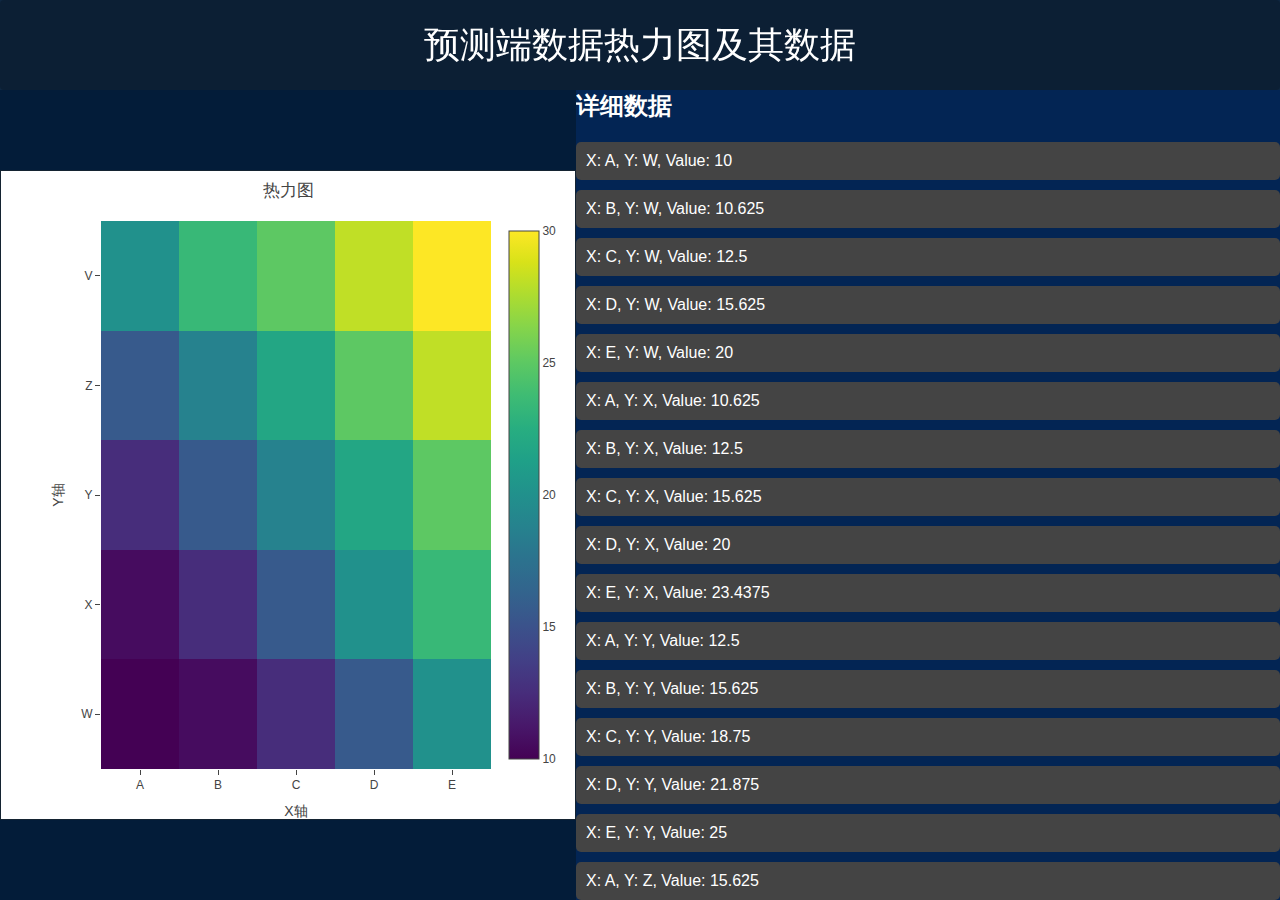
<file: templates/child_page.html>
<!DOCTYPE html>
<html lang="zh">
<head>
    <meta charset="UTF-8">
    <meta name="viewport" content="width=device-width, initial-scale=1.0">
    <title>热力图与详细数据</title>
    <script src="https://cdn.plot.ly/plotly-latest.min.js"></script>
    <script type="text/javascript" src="http://127.0.0.1:8000/static/js/echarts.min.js"></script>
    <script src="http://127.0.0.1:8000/static/js/jquery.min.js"></script>
    <style>
        body {
            padding-top: 0;
            position: relative; /* 添加相对定位 */
            font-family: Arial, sans-serif;
            margin: 0;
            display: flex;
            background-color: rgba(0, 38, 89, 0.8);
        }
        body::before {
            content: "";
            position: absolute;
            top: 0;
            left: 0;
            right: 0;
            bottom: 0;
            background: rgba(0, 21, 41, 0.7);
            z-index: 0;
        }
        .heatmap-container {
            margin-top: 10vh; /* 用margin代替padding */
            padding-top: 0; /* 移除原有padding */
            height: 90vh; /* 总高度减去header高度 */
            width: 45%;
            display: flex;
            justify-content: center;
            align-items: center;
            background-color: rgba(0, 38, 89, 0.8);
        }
        #heatmap {
            width: 100%;
            height: 80%;
            border: 1px solid #444;
        }
        .data-container {
            margin-top: 10vh; /* 用margin代替padding */
            padding-top: 0; /* 移除原有padding */
            height: 90vh; /* 总高度减去header高度 */
            width: 55%;
            background-color: rgba(0, 38, 89, 0.8);
            color: #fff;
            overflow-y: auto;
            z-index: 1;
        }
        .data-container h2 {
            margin-top: 0;
        }
        .data-item {
            margin-bottom: 10px;
            padding: 10px;
            background-color: #444;
            border-radius: 5px;
        }
        .data-item:hover {
            background-color: #555;
        }
        .header {
            grid-column: 1 / 4;
            text-align: center;
            font-size: 4vh;
            line-height: 8vh;
            width: 100%;
            background: rgba(0, 0, 0, 0.2);
            border-radius: 4px;
            position: fixed;
            top:0;
            overflow: hidden;
            z-index: 10;
            height: 10vh; /* 明确设置高度 */
            line-height: 10vh; /* 垂直居中 */
            animation: headerGlow 3s infinite;
            color: #fff;
        }

        .header::after {
            content: '';
            position: absolute;
            top: 0;
            left: -100%;
            width: 100%;
            height: 100%;
            background: linear-gradient(90deg,
                    transparent,
                    rgba(32, 167, 255, 0.2),
                    transparent);
            animation: headerScan 8s linear infinite;
        }
        @keyframes headerGlow {

            0%,
            100% {
                box-shadow: 0 0 10px rgba(32, 167, 255, 0.3);
            }

            50% {
                box-shadow: 0 0 20px rgba(32, 167, 255, 0.5);
            }
        }

        @keyframes headerScan {
            0% {
                left: -100%;
            }

            100% {
                left: 200%;
            }
        }
    </style>
</head>

<body>
    <div class="header">预测端数据热力图及其数据</div>
    
    <div class="heatmap-container">
        <div id="heatmap"></div>
    </div>
    <div class="data-container">
        <h2>详细数据</h2>
        <div id="data-list"></div>
    </div>

    <script>
        // 热力图数据
        const zData = [
            [10, 10.625, 12.5, 15.625, 20],
            [10.625, 12.5, 15.625, 20, 23.4375],
            [12.5, 15.625, 18.75, 21.875, 25],
            [15.625, 18.75, 21.875, 25, 28.125],
            [20, 23.4375, 25, 28.125, 30]
        ];
        const xData = ['A', 'B', 'C', 'D', 'E'];
        const yData = ['W', 'X', 'Y', 'Z', 'V'];

        // 创建热力图
        const data = [{
            z: zData,
            x: xData,
            y: yData,
            type: 'heatmap',
            colorscale: 'Viridis'
        }];

        const layout = {
            title: '热力图',
            xaxis: { title: 'X轴' },
            yaxis: { title: 'Y轴' },
            margin: { l: 100, r: 50, t: 50, b: 50 }
        };

        Plotly.newPlot('heatmap', data, layout);

        // 动态生成右侧详细数据
        function generateDataList(zData, xData, yData) {
            const dataList = document.getElementById('data-list');
            dataList.innerHTML = ''; // 清空已有数据

            zData.forEach((row, rowIndex) => {
                row.forEach((value, colIndex) => {
                    const itemDiv = document.createElement('div');
                    itemDiv.className = 'data-item';
                    itemDiv.textContent = `X: ${xData[colIndex]}, Y: ${yData[rowIndex]}, Value: ${value}`;
                    dataList.appendChild(itemDiv);
                });
            });
        }

        // 调用函数生成详细数据
        generateDataList(zData, xData, yData);
    </script>
</body>
</html>
</file>
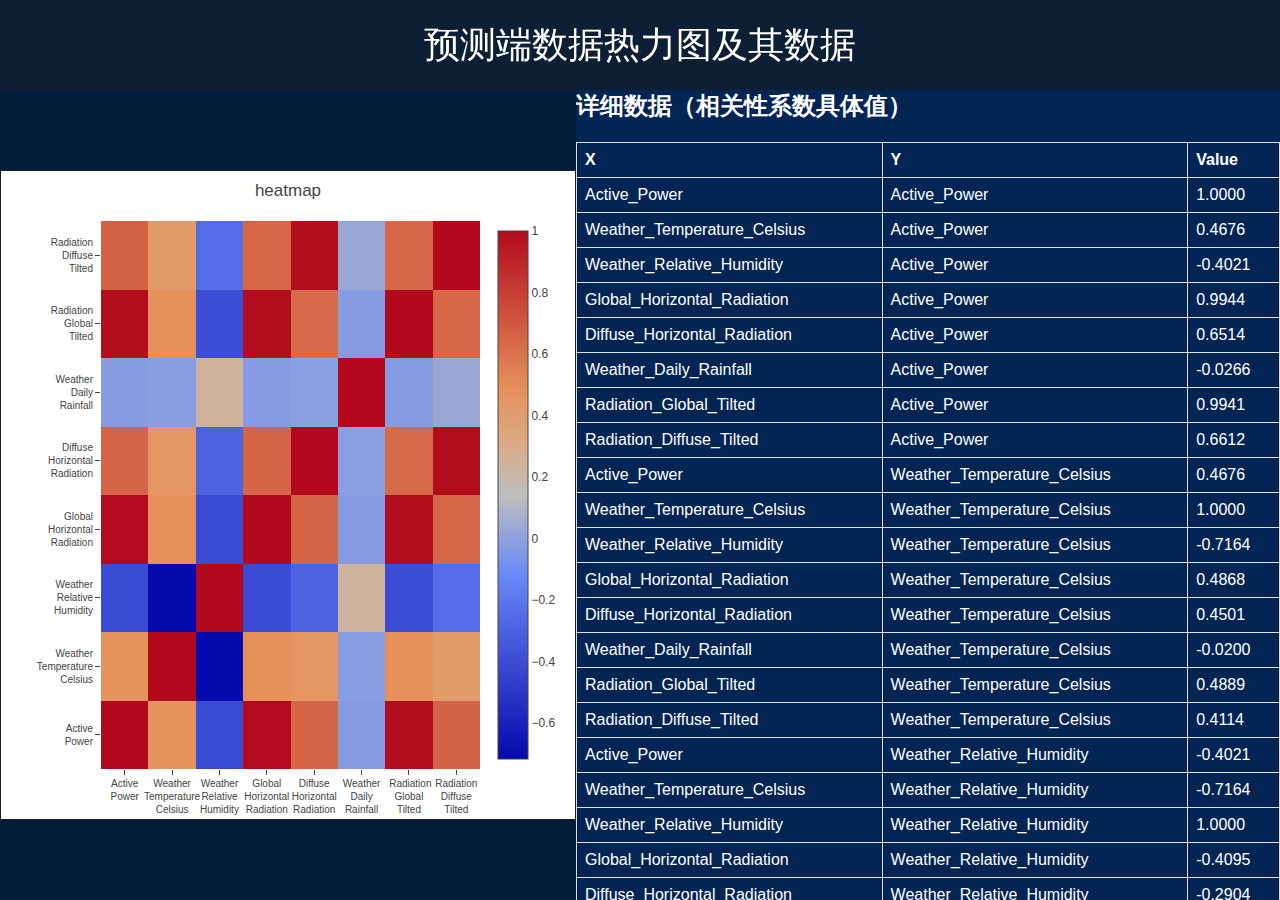
<file: templates/generate.html>
<!DOCTYPE html>
<html lang="zh">
<head>
    <meta charset="UTF-8">
    <meta name="viewport" content="width=device-width, initial-scale=1.0">
    <title>热力图与详细数据</title>
    <script src="https://cdn.plot.ly/plotly-latest.min.js"></script>
    <!-- <script type="text/javascript" src="http://127.0.0.1:8000/static/js/echarts.min.js"></script>
    <script src="http://127.0.0.1:8000/static/js/jquery.min.js"></script> -->
    <style>
        body {
            padding-top: 0;
            position: relative; /* 添加相对定位 */
            font-family: Arial, sans-serif;
            margin: 0;
            display: flex;
            background-color: rgba(0, 38, 89, 0.8);
        }
        body::before {
            content: "";
            position: absolute;
            top: 0;
            left: 0;
            right: 0;
            bottom: 0;
            background: rgba(0, 21, 41, 0.7);
            z-index: 0;
        }
        .heatmap-container {
            margin-top: 10vh; /* 用margin代替padding */
            padding-top: 0; /* 移除原有padding */
            height: 90vh; /* 总高度减去header高度 */
            width: 45%;
            display: flex;
            justify-content: center;
            align-items: center;
            background-color: rgba(0, 38, 89, 0.8);
        }
        #heatmap {
            width: 100%;
            height: 80%;
            border: 1px solid #444;
        }
        .data-container {
            margin-top: 10vh; /* 用margin代替padding */
            padding-top: 0; /* 移除原有padding */
            height: 90vh; /* 总高度减去header高度 */
            width: 55%;
            background-color: rgba(0, 38, 89, 0.8);
            color: #fff;
            overflow-y: auto;
            z-index: 1;
        }
        .data-container h2 {
            margin-top: 0;
        }
        .data-item {
            margin-bottom: 10px;
            padding: 10px;
            background-color: #444;
            border-radius: 5px;
        }
        .data-item:hover {
            background-color: #555;
        }
        .header {
            grid-column: 1 / 4;
            text-align: center;
            font-size: 4vh;
            line-height: 8vh;
            width: 100%;
            background: rgba(0, 0, 0, 0.2);
            border-radius: 4px;
            position: fixed;
            top:0;
            overflow: hidden;
            z-index: 10;
            height: 10vh; /* 明确设置高度 */
            line-height: 10vh; /* 垂直居中 */
            animation: headerGlow 3s infinite;
            color: #fff;
        }

        .header::after {
            content: '';
            position: absolute;
            top: 0;
            left: -100%;
            width: 100%;
            height: 100%;
            background: linear-gradient(90deg,
                    transparent,
                    rgba(32, 167, 255, 0.2),
                    transparent);
            animation: headerScan 8s linear infinite;
        }
        /* 数据表格式 */
        .data-table {
            border-collapse: collapse;
            width: 100%;
        }
        .data-table th, .data-table td {
            border: 1px solid #ddd;
            padding: 8px;
            text-align: left;
        }
        /* .data-table th {
            background-color: #f2f2f2;
        } */

        @keyframes headerGlow {

            0%,
            100% {
                box-shadow: 0 0 10px rgba(32, 167, 255, 0.3);
            }

            50% {
                box-shadow: 0 0 20px rgba(32, 167, 255, 0.5);
            }
        }

        @keyframes headerScan {
            0% {
                left: -100%;
            }

            100% {
                left: 200%;
            }
        }
    </style>
</head>

<body>
    <div class="header">预测端数据热力图及其数据</div>
    
    <div class="heatmap-container">
        <div id="heatmap"></div>
    </div>
    <div class="data-container">
        <h2>详细数据（相关性系数具体值）</h2>
        <div id="data-list"></div>
    </div>

    <script>
        // 热力图数据
        const zData = [
           [1.000000,0.467600,-0.402077,0.994374,0.651361,-0.026596,0.994089,0.661169],
           [0.467600,1.000000,-0.716377,0.486811,0.450114,-0.019951,0.488911,0.411398],
           [-0.402077,-0.716377,1.000000,-0.409465,-0.290376,0.238168,-0.394345,-0.246355],
           [0.994374,0.486811,-0.409465,1.000000,0.654299,-0.029512,0.991649,0.648654],
           [0.651361,0.450114,-0.290376,0.654299,1.000000,-0.010362,0.632302,0.992709],
           [-0.026596,-0.01995,0.238168,-0.029512,-0.010362,1.000000,-0.026035,0.029364],
           [0.994089,0.488911,-0.394345,0.991649,0.632302,-0.026035,1.000000,0.644543],
           [ 0.661169,0.411398,-0.246355,0.648654,0.992709,0.029364,0.644543,1.000000],
        ];
        const xData = ['Active_Power', 'Weather_Temperature_Celsius', 'Weather_Relative_Humidity', 'Global_Horizontal_Radiation', 
        'Diffuse_Horizontal_Radiation','Weather_Daily_Rainfall',' Radiation_Global_Tilted','Radiation_Diffuse_Tilted'];
        const yData = ['Active_Power', 'Weather_Temperature_Celsius', 'Weather_Relative_Humidity', 'Global_Horizontal_Radiation', 
        'Diffuse_Horizontal_Radiation','Weather_Daily_Rainfall',' Radiation_Global_Tilted','Radiation_Diffuse_Tilted'];

        const xDataSplit = xData.map(label => {
            const parts = label.split('_'); // 假设变量名称以 `_` 分隔
            return parts.join('<br>'); // 将每部分换行显示
        });

        const yDataSplit = yData.map(label => {
            const parts = label.split('_');
            return parts.join('<br>');
        });
        // 用于悬浮显示的text
        const text = zData.map((row, i) => 
        row.map((value, j) => `X: ${xData[j]}<br>Y: ${yData[i]}<br>Value: ${value}`)
        );

        const data = [{
            z: zData,  //  z 数据
            x: xDataSplit,  // 用于显示的 x 数据
            y: yDataSplit,  // 用于显示的 y 数据
            text: text, // 将 xData 和 yData 存储在 text 中
            type: 'heatmap', 
            colorscale: 'RdBu', 
            hovertemplate: '%{text}<extra></extra>' ,// 引用 text
            hoverlabel: {
                align: 'left' // 设置悬浮层文本左对齐
            }
        }];
        


        const layout = {
            title: 'heatmap',
            xaxis: {
                // title: 'X-axis',
                tickangle: 0,
                tickfont: { size: 10 }
            },
            yaxis: {
                // title: 'Y-axis',
                tickangle: 0,
                tickfont: { size: 10 }
            },
            margin: { l: 100, r: 50, t: 50, b: 50 }
        };

        Plotly.newPlot('heatmap', data, layout);

        // 动态生成右侧详细数据
        // function generateDataList(zData, xData, yData) {
        //     const dataList = document.getElementById('data-list');
        //     dataList.innerHTML = ''; // 清空已有数据

        //     zData.forEach((row, rowIndex) => {
        //         row.forEach((value, colIndex) => {
        //             const itemDiv = document.createElement('div');
        //             itemDiv.className = 'data-item';
        //             itemDiv.textContent = `X: ${xData[colIndex]}, Y: ${yData[rowIndex]}, Value: ${value}`;
        //             dataList.appendChild(itemDiv);
        //         });
        //     });
        // }

        // // 调用函数生成详细数据
        // generateDataList(zData, xData, yData);
        function generateDataList(zData, xData, yData) {
            const dataList = document.getElementById('data-list');
            dataList.innerHTML = ''; // 清空已有数据

            const table = document.createElement('table');
            table.className = 'data-table';

            // 创建表头
            const headerRow = document.createElement('tr');
            const headerCells = ['X', 'Y', 'Value'].map(headerText => {
                const th = document.createElement('th');
                th.textContent = headerText;
                return th;
            });
            headerCells.forEach(cell => headerRow.appendChild(cell));
            table.appendChild(headerRow);

    // 创建数据行
            zData.forEach((row, rowIndex) => {
                row.forEach((value, colIndex) => {
                    const rowElement = document.createElement('tr');
                    const cells = [
                        { text: xData[colIndex] },
                        { text: yData[rowIndex] },
                        { text: value.toFixed(4) } // 保留4位小数
                    ].map(cellData => {
                        const td = document.createElement('td');
                        td.textContent = cellData.text;
                        return td;
                    });
                    cells.forEach(cell => rowElement.appendChild(cell));
                    table.appendChild(rowElement);
                });
            });

            dataList.appendChild(table);
        }
        generateDataList(zData,xData,yData);
    </script>
</body>
</html>
</file>
